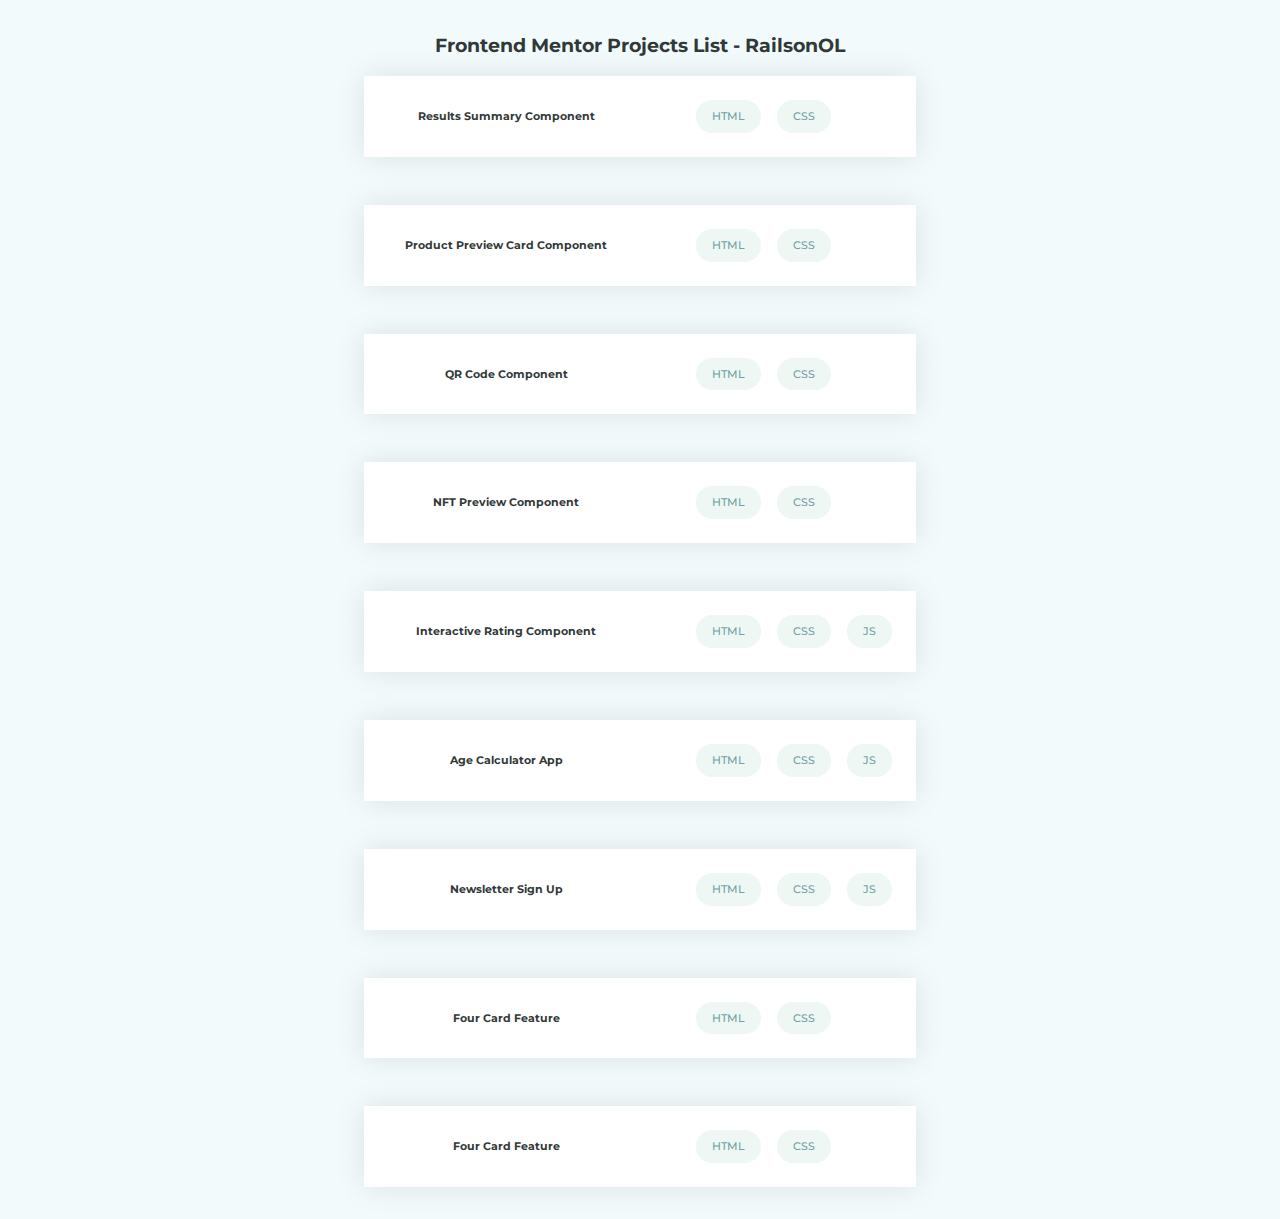
<file: index.html>
<!DOCTYPE html>
<html lang="en">

<head>
    <meta charset="UTF-8">
    <meta name="viewport" content="width=device-width, initial-scale=1.0">
    <title>Frontend Mentor Projects List</title>
    <link rel="stylesheet" href="style.css">
</head>

<body>
    <main>
        <div class="header">
            <h3>Frontend Mentor Projects List - RailsonOL</h3>
        </div>
        <div class="projects-list" id="placeholder-project">
            <div class="project">
                <div class="project__title">
                    <a href="results-summary-component-main">Results Summary Component</a>
                </div>
                <ul class="project__tecnologies">
                    <li>HTML</li>
                    <li>CSS</li>
                </ul>
            </div>
        </div>

        <div class="projects-list" id="placeholder-project">
            <div class="project">
                <div class="project__title">
                    <a href="product-preview-card-component-main">Product Preview Card Component</a>
                </div>
                <ul class="project__tecnologies">
                    <li>HTML</li>
                    <li>CSS</li>
                </ul>
            </div>
        </div>

        <div class="projects-list" id="placeholder-project">
            <div class="project">
                <div class="project__title">
                    <a href="qr-code-component-main">QR Code Component</a>
                </div>
                <ul class="project__tecnologies">
                    <li>HTML</li>
                    <li>CSS</li>
                </ul>
            </div>
        </div>

        <div class="projects-list" id="placeholder-project">
            <div class="project">
                <div class="project__title">
                    <a href="nft-preview-card-component-main">NFT Preview Component</a>
                </div>
                <ul class="project__tecnologies">
                    <li>HTML</li>
                    <li>CSS</li>
                </ul>
            </div>
        </div>

        <div class="projects-list" id="placeholder-project">
            <div class="project">
                <div class="project__title">
                    <a href="interactive-rating-component-main">Interactive Rating Component</a>
                </div>
                <ul class="project__tecnologies">
                    <li>HTML</li>
                    <li>CSS</li>
                    <li>JS</li>
                </ul>
            </div>
        </div>

        <div class="projects-list" id="placeholder-project">
            <div class="project">
                <div class="project__title">
                    <a href="age-calculator-app-main">Age Calculator App</a>
                </div>
                <ul class="project__tecnologies">
                    <li>HTML</li>
                    <li>CSS</li>
                    <li>JS</li>
                </ul>
            </div>
        </div>

        <div class="projects-list" id="placeholder-project">
            <div class="project">
                <div class="project__title">
                    <a href="newsletter-sign-up-with-success-message-main">Newsletter Sign Up</a>
                </div>
                <ul class="project__tecnologies">
                    <li>HTML</li>
                    <li>CSS</li>
                    <li>JS</li>
                </ul>
            </div>
        </div>

        <div class="projects-list" id="placeholder-project">
            <div class="project">
                <div class="project__title">
                    <a href="four-card-feature-section-master">Four Card Feature</a>
                </div>
                <ul class="project__tecnologies">
                    <li>HTML</li>
                    <li>CSS</li>
                </ul>
            </div>
        </div>

        <div class="projects-list" id="placeholder-project">
            <div class="project">
                <div class="project__title">
                    <a href="profile-card-component-main">Four Card Feature</a>
                </div>
                <ul class="project__tecnologies">
                    <li>HTML</li>
                    <li>CSS</li>
                </ul>
            </div>
        </div>
    </main>
</body>

</html>
</file>
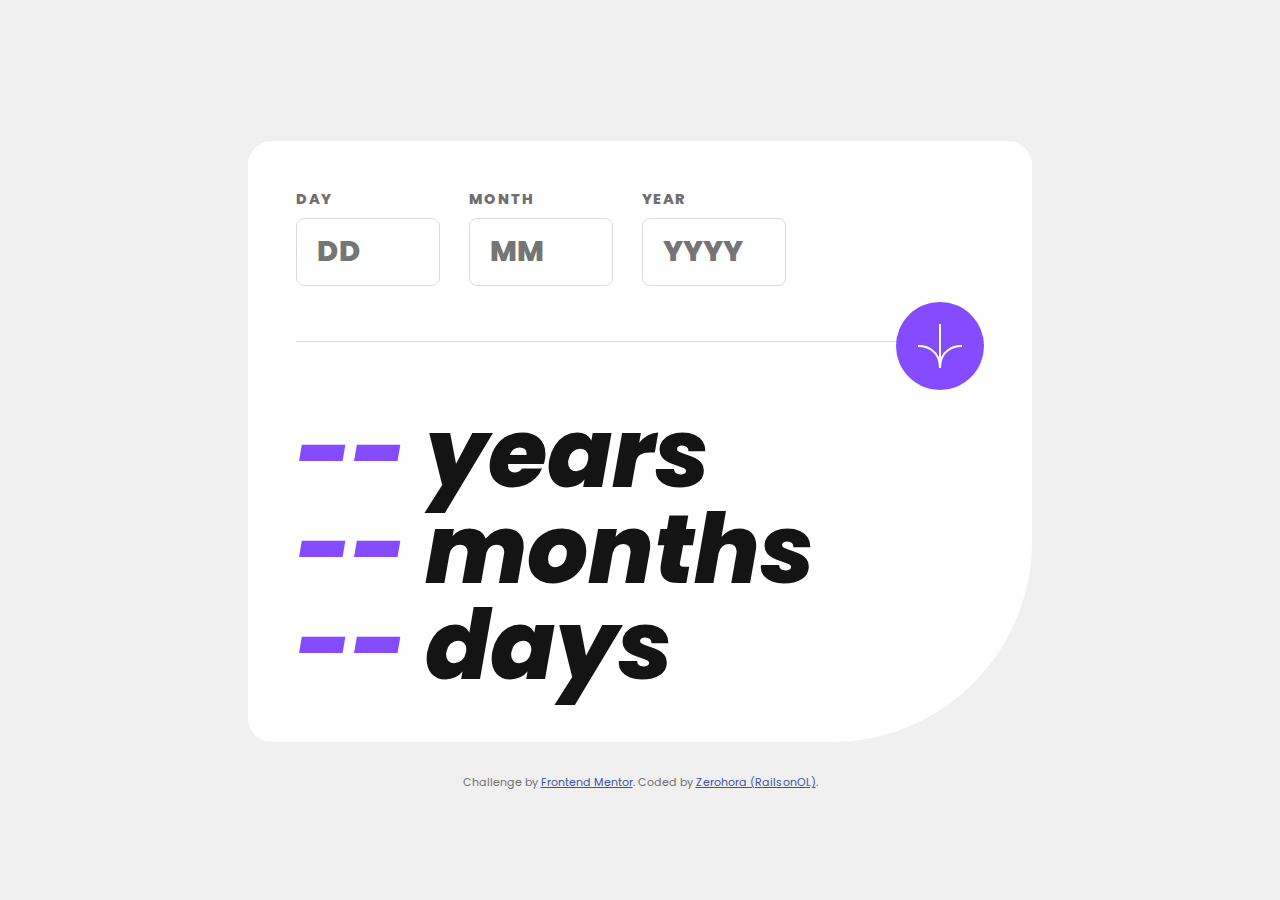
<file: age-calculator-app-main/index.html>
<!DOCTYPE html>
<html lang="en">

<head>
  <meta charset="UTF-8">
  <meta name="viewport" content="width=device-width, initial-scale=1.0">
  <!-- displays site properly based on user's device -->

  <link rel="icon" type="image/png" sizes="32x32" href="./assets/images/favicon-32x32.png">
  <link rel="stylesheet" href="style.css">
  <title>Frontend Mentor | Age calculator app</title>

  <!-- Feel free to remove these styles or customise in your own stylesheet 👍 -->
  <style>
    .attribution {
      font-size: 11px;
      text-align: center;
    }

    .attribution a {
      color: hsl(228, 45%, 44%);
    }
  </style>
</head>

<body>
  <main>
    <div class="age-calculatorapp">
      <div class="date-form" >
        <div class="date-form__day">
          <label for="day">Day</label>
          <input type="text" maxlength="2" data-id="1" placeholder="DD" />
          <label class="label-error" for="day"></label>
        </div>
        
        <div class="date-form__month">
          <label for="month">Month</label>
          <input type="text" maxlength="2" data-id="2" placeholder="MM" />
          <label class="label-error" for="month"></label>
        </div>
        
        <div class="date-form__year">
          <label for="year">Year</label>
          <input type="text" maxlength="4" data-id="3" placeholder="YYYY" />
          <label class="label-error" for="year"></label>
        </div>
      </div>

      <div class="submit-container">
        <div class="horizontal-line"></div>

        <div class="submit-button">
          <img src="assets/images/icon-arrow.svg" alt="arrow-icon">
        </div>
      </div>

      <div class="results">
        <div class="results__years">
          <span class="years-placeholder">--</span> years
        </div>
        <div class="results__months">
          <span class="months-placeholder">--</span> months
        </div>
        <div class="results__days">
          <span class="days-placeholder">--</span> days
        </div>
      </div>

    </div>

    <div class="attribution">
      Challenge by <a href="https://www.frontendmentor.io?ref=challenge" target="_blank">Frontend Mentor</a>.
      Coded by <a href="https://github.com/RailsonOL?tab=repositories">Zerohora (RailsonOL)</a>.
    </div>
  </main>

  <script src="script.js"></script>
</body>

</html>
</file>
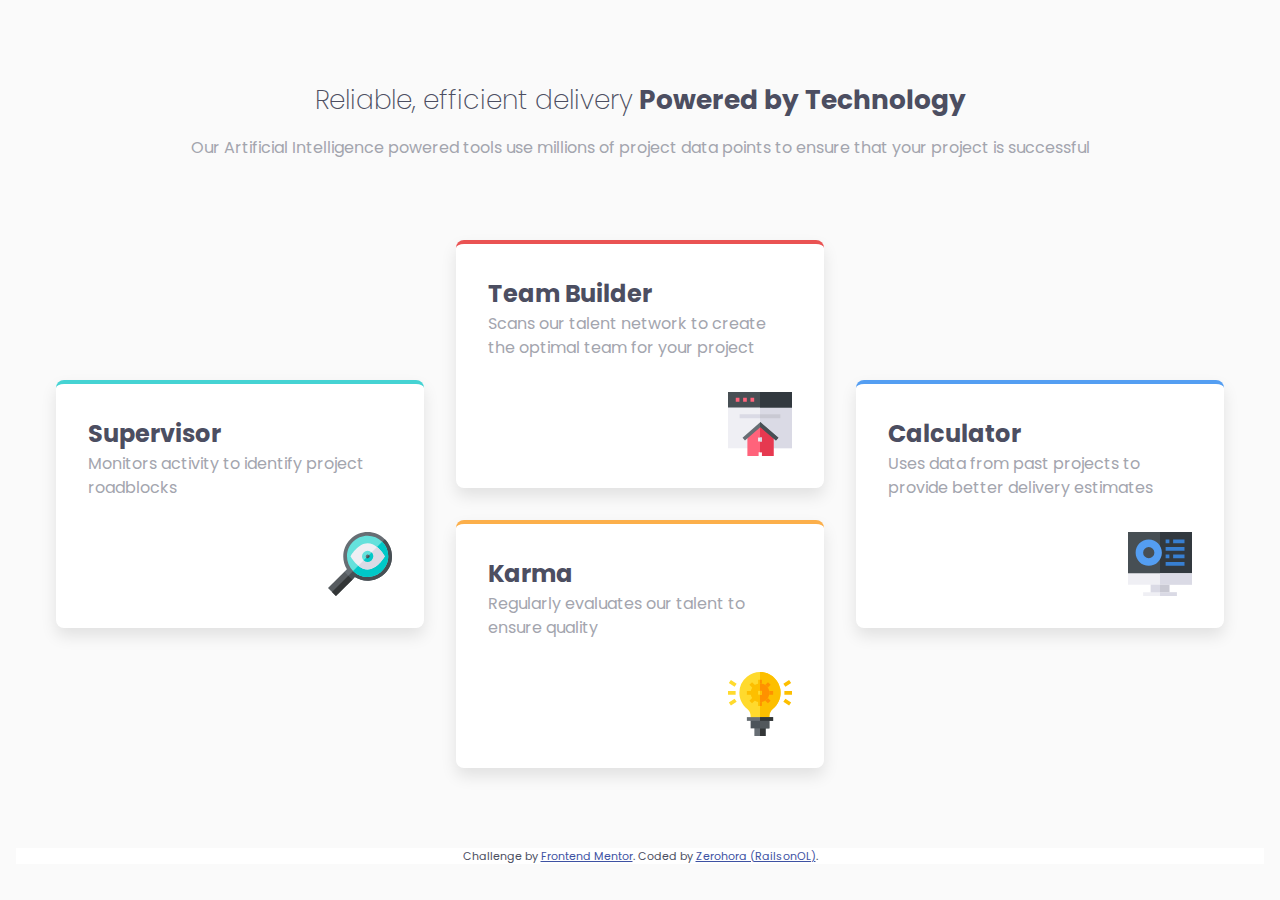
<file: four-card-feature-section-master/index.html>
<!DOCTYPE html>
<html lang="en">

<head>
  <meta charset="UTF-8">
  <meta name="viewport" content="width=device-width, initial-scale=1.0">
  <!-- displays site properly based on user's device -->

  <link rel="icon" type="image/png" sizes="32x32" href="./images/favicon-32x32.png">
  <link rel="stylesheet" href="style.css">

  <title>Frontend Mentor | Four card feature section</title>

  <!-- Feel free to remove these styles or customise in your own stylesheet 👍 -->
  <style>
    .attribution {
      font-size: 11px;
      text-align: center;
    }

    .attribution a {
      color: hsl(228, 45%, 44%);
    }
  </style>
</head>

<body>

  <header>
    <h1>
      <span>Reliable, efficient delivery</span>
      Powered by Technology
    </h1>
    <p>
      Our Artificial Intelligence powered tools use millions of project data points
      to ensure that your project is successful
    </p>
  </header>

  <main>
    <article class="card" item-color="card-cyan">
      <section class="card-info">
        <h2>Supervisor</h2>
        <p>Monitors activity to identify project roadblocks</p>
      </section>
      <div class="card-icon">
        <img src="images/icon-supervisor.svg" alt="Icon Supervisor">
      </div>
    </article>

    <article class="card" item-color="card-red">
      <section class="card-info">
        <h2>Team Builder</h2>
        <p>Scans our talent network to create the optimal team for your project</p>
      </section>
      <div class="card-icon">
        <img src="images/icon-team-builder.svg" alt="Icon Team Builder">
      </div>
    </article>

    <article class="card" item-color="card-orange">
      <section class="card-info">
        <h2>Karma</h2>
        <p>Regularly evaluates our talent to ensure quality</p>
      </section>
      <div class="card-icon">
        <img src="images/icon-karma.svg" alt="Icon Karma">
      </div>
    </article>

    <article class="card" item-color="card-blue">
      <section class="card-info">
        <h2>Calculator</h2>
        <p>Uses data from past projects to provide better delivery estimates</p>
      </section>
      <div class="card-icon">
        <img src="images/icon-calculator.svg" alt="Icon Calculator">
      </div>
    </article>
  </main>

  <footer>
    <p class="attribution">
      Challenge by <a href="https://www.frontendmentor.io?ref=challenge" target="_blank">Frontend Mentor</a>.
      Coded by <a href="https://github.com/RailsonOL?tab=repositories">Zerohora (RailsonOL)</a>.
    </p>
  </footer>
</body>

</html>
</file>
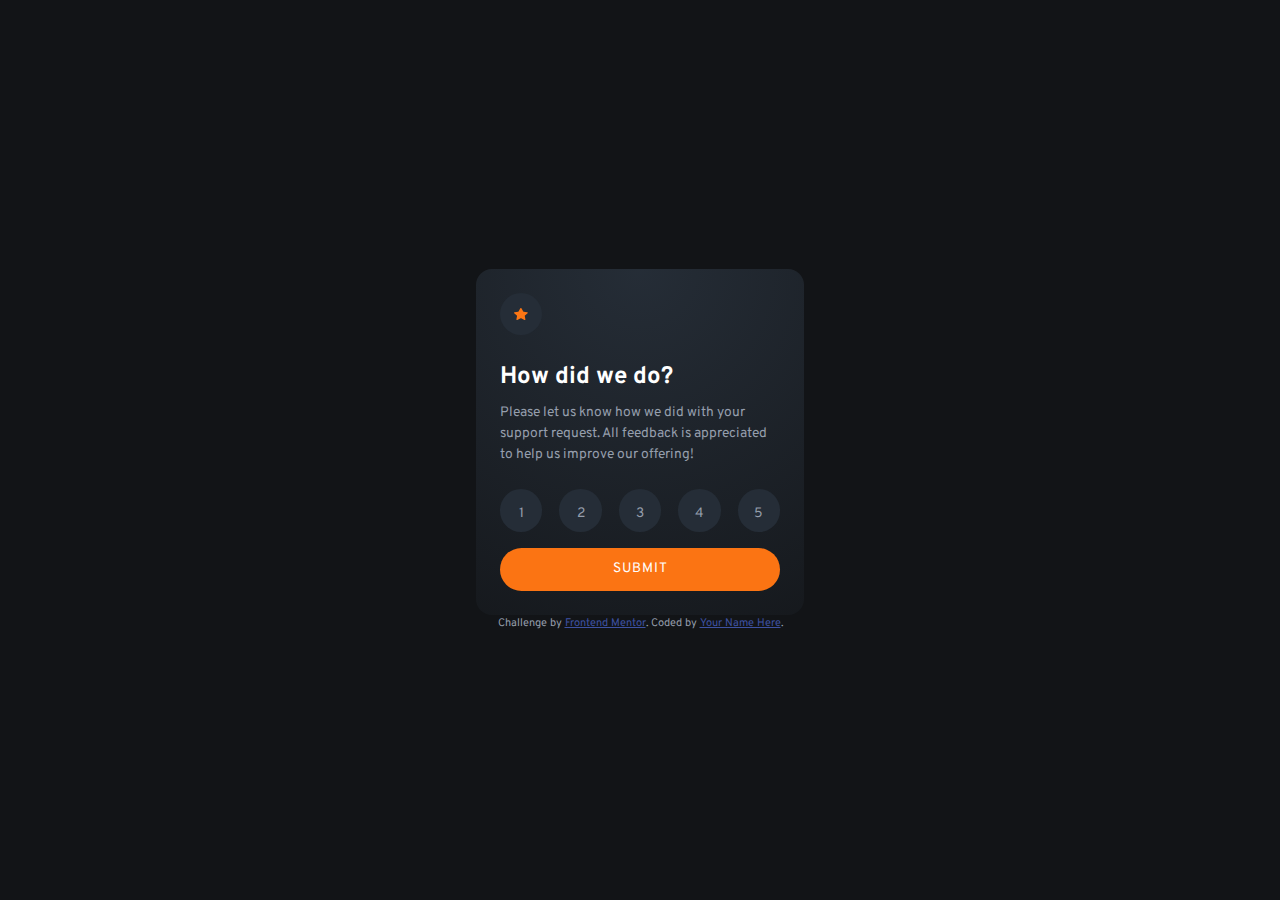
<file: interactive-rating-component-main/index.html>
<!DOCTYPE html>
<html lang="en">
<head>
  <meta charset="UTF-8">
  <meta name="viewport" content="width=device-width, initial-scale=1.0"> <!-- displays site properly based on user's device -->

  <link rel="icon" type="image/png" sizes="32x32" href="./images/favicon-32x32.png">
  <link rel="stylesheet" href="style.css">
  
  <title>Frontend Mentor | Interactive rating component</title>

  <!-- Feel free to remove these styles or customise in your own stylesheet 👍 -->
  <style>
    .attribution { font-size: 11px; text-align: center; }
    .attribution a { color: hsl(228, 45%, 44%); }
  </style>
</head>
<body>
<main>

    <div class="container">
      <div class="rating-component">
        <div class="star-icon-flex">
          <div class="star-icon">
            <img src="images/icon-star.svg" alt="star icon">
          </div>
        </div>

        <div class="info">
          <h1>How did we do?</h1>
          <p>
            Please let us know how we did with your support request. All feedback is appreciated
            to help us improve our offering!
          </p>
        </div>

        <div class="rating-form">
          <div class="rating-options-flex">
            <span class="rating-number" data-value="1">1</span>
            <span class="rating-number" data-value="2">2</span>
            <span class="rating-number" data-value="3">3</span>
            <span class="rating-number" data-value="4">4</span>
            <span class="rating-number" data-value="5">5</span>
          </div>
          <div class="custom-submit">
            <input type="button" value="Submit">
          </div>
        </div>
      </div>
      
      <div class="thank-you-component">
        You selected <!-- Add rating here --> out of 5
        Thank you!
        We appreciate you taking the time to give a rating. If you ever need more support,
        don’t hesitate to get in touch!
      </div>
    </div>

    <div class="attribution">
      Challenge by <a href="https://www.frontendmentor.io?ref=challenge" target="_blank">Frontend Mentor</a>.
      Coded by <a href="#">Your Name Here</a>.
    </div>
</main>

<script src="script.js"></script>
</body>
</html>
</file>
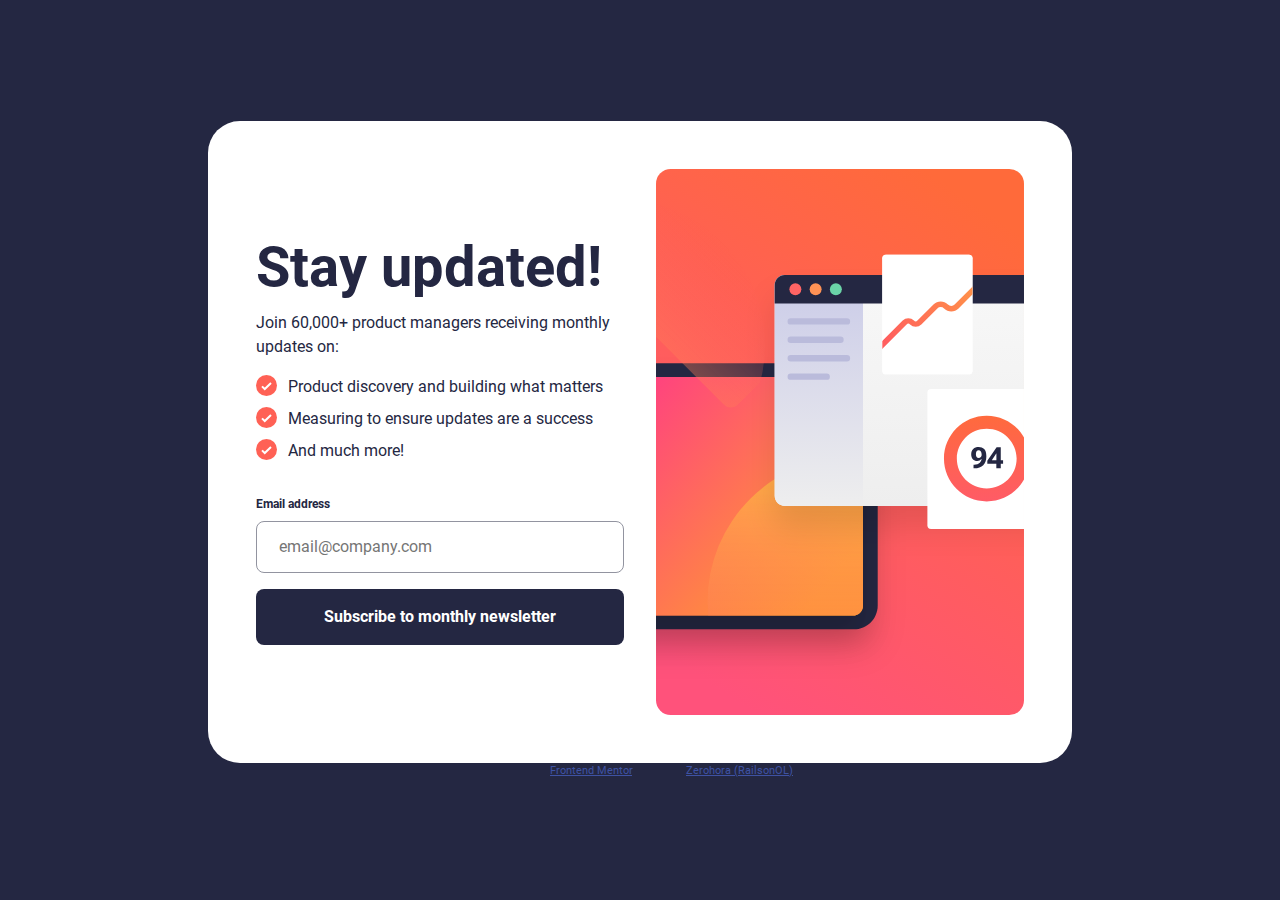
<file: newsletter-sign-up-with-success-message-main/index.html>
<!DOCTYPE html>
<html lang="en">

<head>
  <meta charset="UTF-8">
  <meta name="viewport" content="width=device-width, initial-scale=1.0">
  <!-- displays site properly based on user's device -->

  <link rel="icon" type="image/png" sizes="32x32" href="./assets/images/favicon-32x32.png">
  <link rel="stylesheet" href="style.css">

  <title>Frontend Mentor | Newsletter sign-up form with success message</title>

  <!-- Feel free to remove these styles or customise in your own stylesheet 👍 -->
  <style>
    .attribution {
      font-size: 11px;
      text-align: center;
    }

    .attribution a {
      color: hsl(228, 45%, 44%);
    }
  </style>
</head>

<body>

  <main>
    <div class="newsletter-component">
      <div class="subscribe-container">
        <picture class="subscribe__image">
          <source media="(min-width: 600px)" srcset="assets/images/illustration-sign-up-desktop.svg">
          <img src="assets/images/illustration-sign-up-mobile.svg" alt="Preview">
        </picture>

        <div class="subscribe__info">
          <section class="information">
            <h1>Stay updated!</h1>
            <p>Join 60,000+ product managers receiving monthly updates on:</p>
            <ul class="benefits-list">
              <li>Product discovery and building what matters</li>
              <li>Measuring to ensure updates are a success</li>
              <li>And much more!</li>
            </ul>
          </section>
          <div class="signup-form">
            <div class="email-input-container">
              <div class="flex-group">
                <label for="email">Email address</label>
                <label class="error" for="email-error"></label>
              </div>
              <input type="text" for="email" placeholder="email@company.com"></input>
            </div>
            <button id="subscribe">Subscribe to monthly newsletter</button>
          </div>
        </div>
      </div>

      <div class="tnks-msg-container hidden">
        <div class="res">
          <div class="tnks-header">
            <img src="assets/images/icon-success.svg" class="success-icon" alt="success">
            <h1>Thanks for subscribing!</h1>
          </div>
          <p>
            A confirmation email has been sent to <strong id="emailToShow">ash@loremcompany.com</strong>.
            Please open it and click the button inside to confirm your subscription.
          </p>
        </div>

        <button class="dimiss-btn">Dismiss message</button>
      </div>
    </div>

    <div class="attribution">
      Challenge by <a href="https://www.frontendmentor.io?ref=challenge" target="_blank">Frontend Mentor</a>.
      Coded by <a href="https://github.com/RailsonOL?tab=repositories">Zerohora (RailsonOL)</a>.
    </div>
  </main>

  <script src="script.js"></script>
</body>

</html>
</file>
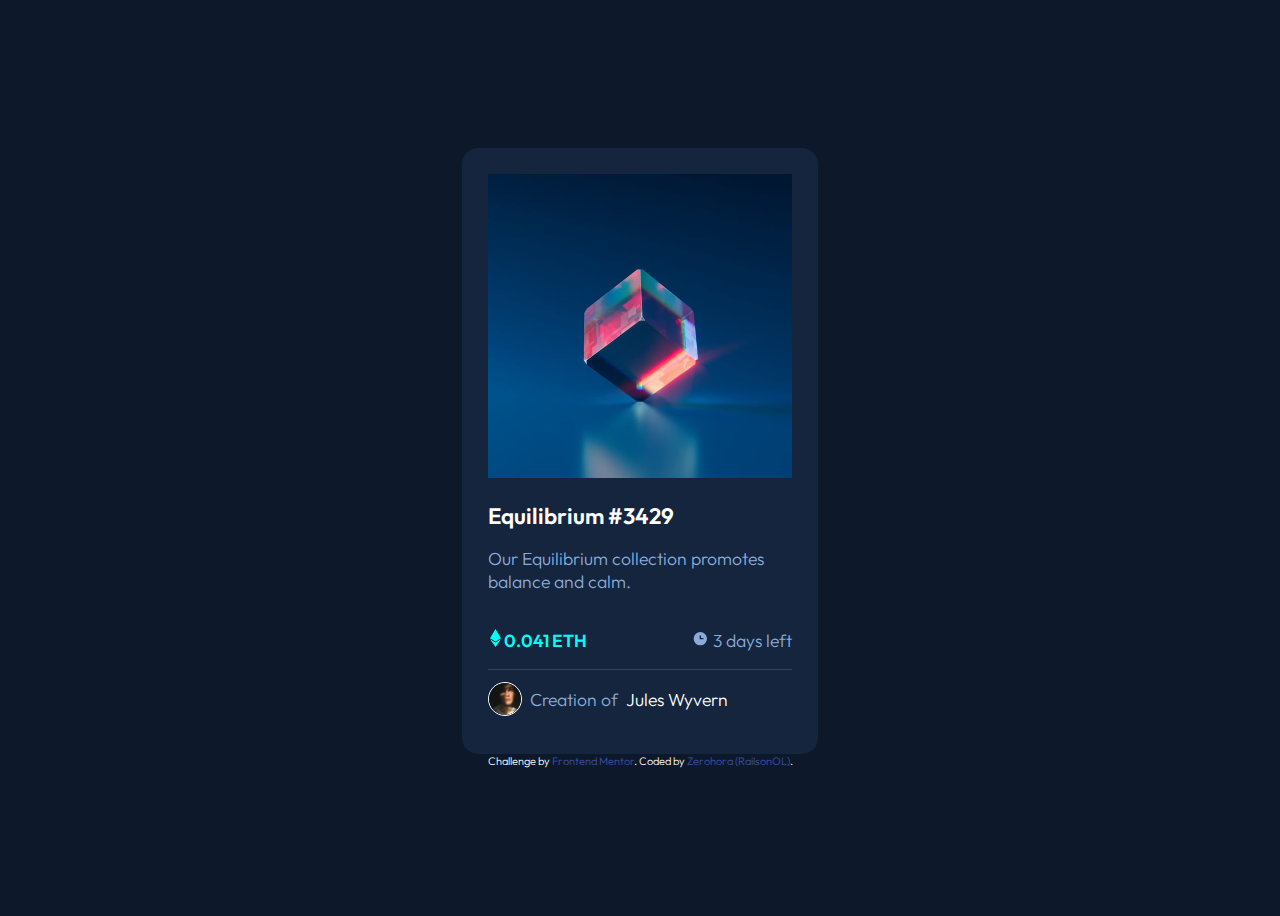
<file: nft-preview-card-component-main/index.html>
<!DOCTYPE html>
<html lang="en">

<head>
  <meta charset="UTF-8">
  <meta name="viewport" content="width=device-width, initial-scale=1.0">
  <!-- displays site properly based on user's device -->

  <link rel="icon" type="image/png" sizes="32x32" href="./images/favicon-32x32.png">

  <title>Frontend Mentor | NFT preview card component</title>
  <link rel="stylesheet" href="style.css">

  <!-- Feel free to remove these styles or customise in your own stylesheet 👍 -->
  <style>
    .attribution {
      font-size: 11px;
      text-align: center;
    }

    .attribution a {
      color: hsl(228, 45%, 44%);
    }
  </style>
</head>

<body>

  <main>
    <div class="nft-card-component">
      <div class="main-picture">
        <img src="images/image-equilibrium.jpg" class="main" alt="image">
        <div>
          <img src="images/icon-view.svg" class="view-icon" alt="icon-view">
        </div>
      </div>

      <div class="info">
        <a href="#">
          <h1>
            Equilibrium #3429
          </h1>
        </a>
        <p>Our Equilibrium collection promotes balance and calm.</p>
        <div class="flex-group">
          <span> <img src="images/icon-ethereum.svg" class="svg-icon" alt="eth-icon"> 0.041 ETH</span>
          <p><img src="images/icon-clock.svg" class="svg-icon" alt="clock-icon"> 3 days left </p>
        </div>

        <div class="creator">
          <img src="images/image-avatar.png" alt="Avatar">
          <p>Creation of <a href="#">Jules Wyvern</a></p>
        </div>
      </div>
    </div>

    <div class="attribution">
      Challenge by <a href="https://www.frontendmentor.io?ref=challenge" target="_blank">Frontend Mentor</a>. 
      Coded by <a href="https://github.com/RailsonOL?tab=repositories">Zerohora (RailsonOL)</a>.
    </div>
  </main>
</body>

</html>
</file>
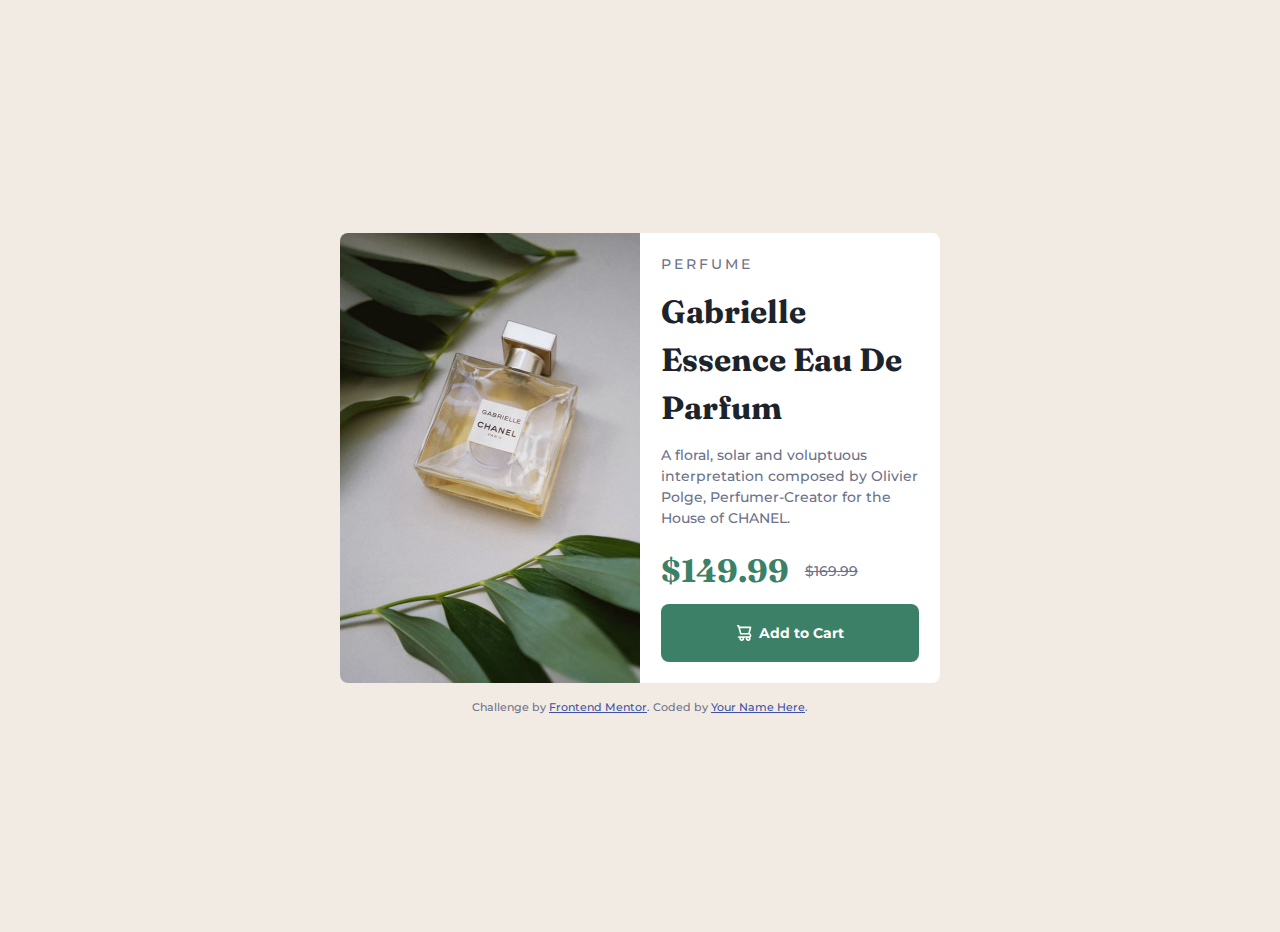
<file: product-preview-card-component-main/index.html>
<!DOCTYPE html>
<html lang="en">
<head>
  <meta charset="UTF-8">
  <meta name="viewport" content="width=device-width, initial-scale=1.0"> <!-- displays site properly based on user's device -->

  <link rel="icon" type="image/png" sizes="32x32" href="./images/favicon-32x32.png">
  
  <title>Frontend Mentor | Product preview card component</title>

  <link rel="stylesheet" href="style.css">

  <!-- Feel free to remove these styles or customise in your own stylesheet 👍 -->
  <style>
    .attribution { font-size: 11px; text-align: center; }
    .attribution a { color: hsl(228, 45%, 44%); }
  </style>
</head>
<body>
  <main>
    <article class="preview-card">
      <picture>
        <source media="(min-width: 600px)" srcset="./images/image-product-desktop.jpg">
        <img src="./images/image-product-mobile.jpg" alt="Preview">
      </picture>
    
      <div class="product-info">
        <p class="product-type">
          Perfume
        </p>
        <h1>Gabrielle Essence Eau De Parfum</h1>
    
        <p>
          A floral, solar and voluptuous interpretation composed by Olivier Polge, 
        Perfumer-Creator for the House of CHANEL.
        </p>
      
        <div class="flex-group">
          <p class="current-price">
            $149.99
          </p>
          <p class="old-price">
            $169.99
          </p>
        </div>
      
        <button>
        <svg class="svg-icon" width="15" height="16" xmlns="http://www.w3.org/2000/svg"><path d="M14.383 10.388a2.397 2.397 0 0 0-1.518-2.222l1.494-5.593a.8.8 0 0 0-.144-.695.8.8 0 0 0-.631-.28H2.637L2.373.591A.8.8 0 0 0 1.598 0H0v1.598h.983l1.982 7.4a.8.8 0 0 0 .799.59h8.222a.8.8 0 0 1 0 1.599H1.598a.8.8 0 1 0 0 1.598h.943a2.397 2.397 0 1 0 4.507 0h1.885a2.397 2.397 0 1 0 4.331-.376 2.397 2.397 0 0 0 1.12-2.021ZM11.26 7.99H4.395L3.068 3.196h9.477L11.26 7.991Zm-6.465 6.392a.8.8 0 1 1 0-1.598.8.8 0 0 1 0 1.598Zm6.393 0a.8.8 0 1 1 0-1.598.8.8 0 0 1 0 1.598Z" fill="#FFF"/></svg>
        Add to Cart
        </button>
      </div>
    </article>
  </main>  
  <div class="attribution">
    Challenge by <a href="https://www.frontendmentor.io?ref=challenge" target="_blank">Frontend Mentor</a>. 
    Coded by <a href="#">Your Name Here</a>.
  </div>
</body>
</html>
</file>
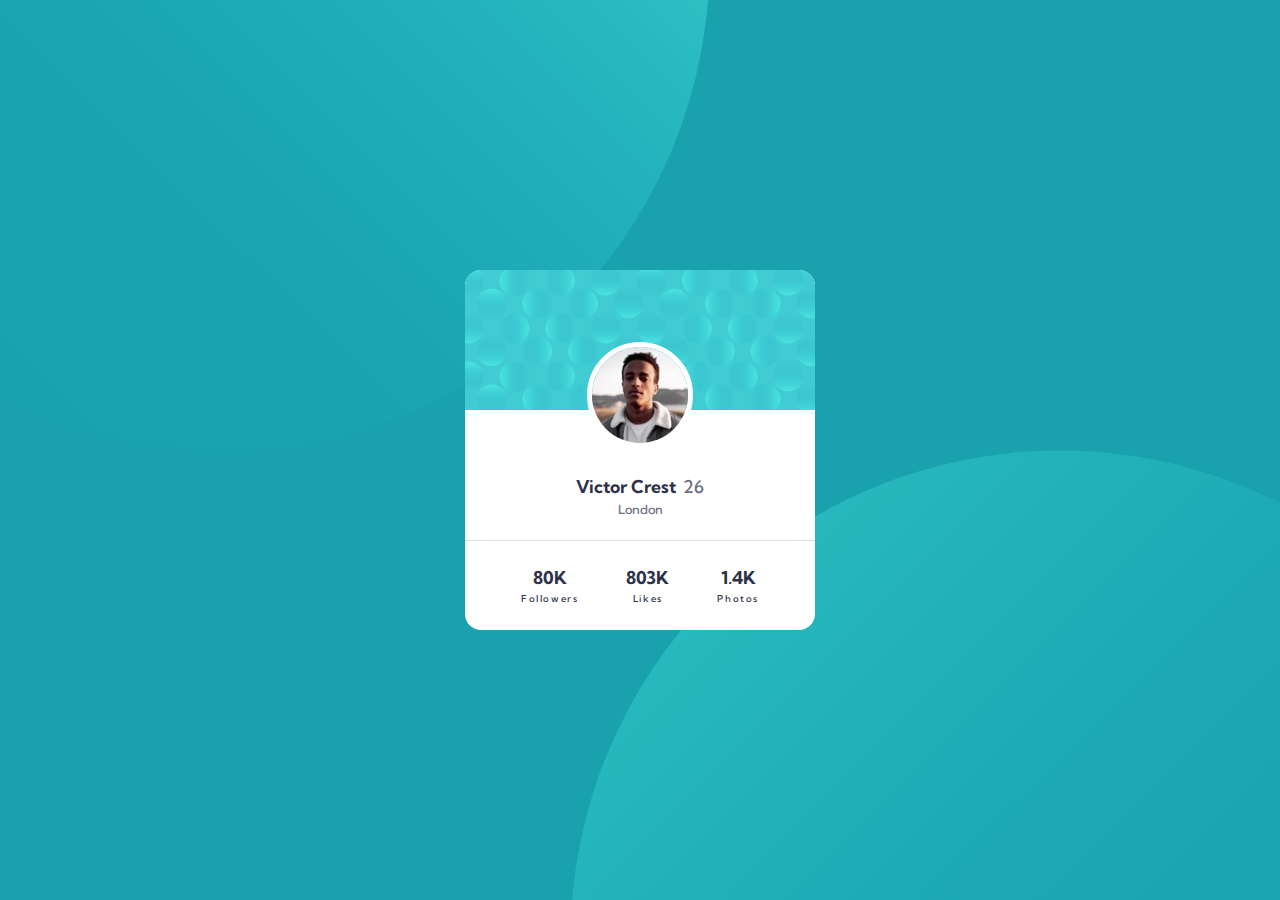
<file: profile-card-component-main/index.html>
<!DOCTYPE html>
<html lang="en">

<head>
  <meta charset="UTF-8">
  <meta name="viewport" content="width=device-width, initial-scale=1.0">
  <!-- displays site properly based on user's device -->

  <link rel="icon" type="image/png" sizes="32x32" href="./images/favicon-32x32.png">

  <title>Frontend Mentor | Profile card component</title>

  <!-- Feel free to remove these styles or customise in your own stylesheet 👍 -->
  <style>
    .attribution {
      font-size: 11px;
      text-align: center;
    }

    .attribution a {
      color: hsl(228, 45%, 44%);
    }
  </style>
  <link rel="stylesheet" href="style.css">
</head>

<body>
  <main>
    <article class="card">
      <h1></h1>
      <div class="img-absolute-top"></div>
      <div class="img-absolute-bottom"></div>
      <div class="card-profile">
        <img src="images/bg-pattern-card.svg" alt="Pattern Card">
        <img src="images/image-victor.jpg" alt="Victor" class="profile-picture">
        <div class="profile-info">
          <div class="profile-name">
            <span>Victor Crest</span>
            <p>26</p>
          </div>
          <p class="profile-info-city">London</p>
        </div>
      </div>

      <div class="divide"></div>

      <div class="flex-group">
        <div>
          <span>80K</span>
          <p class="profile-social-info">Followers</p>
        </div>
        <div>
          <span>803K</span>
          <p class="profile-social-info">Likes</p>
        </div>
        <div>
          <span>1.4K</span>
          <p class="profile-social-info">Photos</p>
        </div>
      </div>
    </article>
  </main>
  <!-- <div class="attribution">
    Challenge by <a href="https://www.frontendmentor.io?ref=challenge" target="_blank">Frontend Mentor</a>.
    Coded by <a href="#">Your Name Here</a>.
  </div> -->
</body>

</html>
</file>
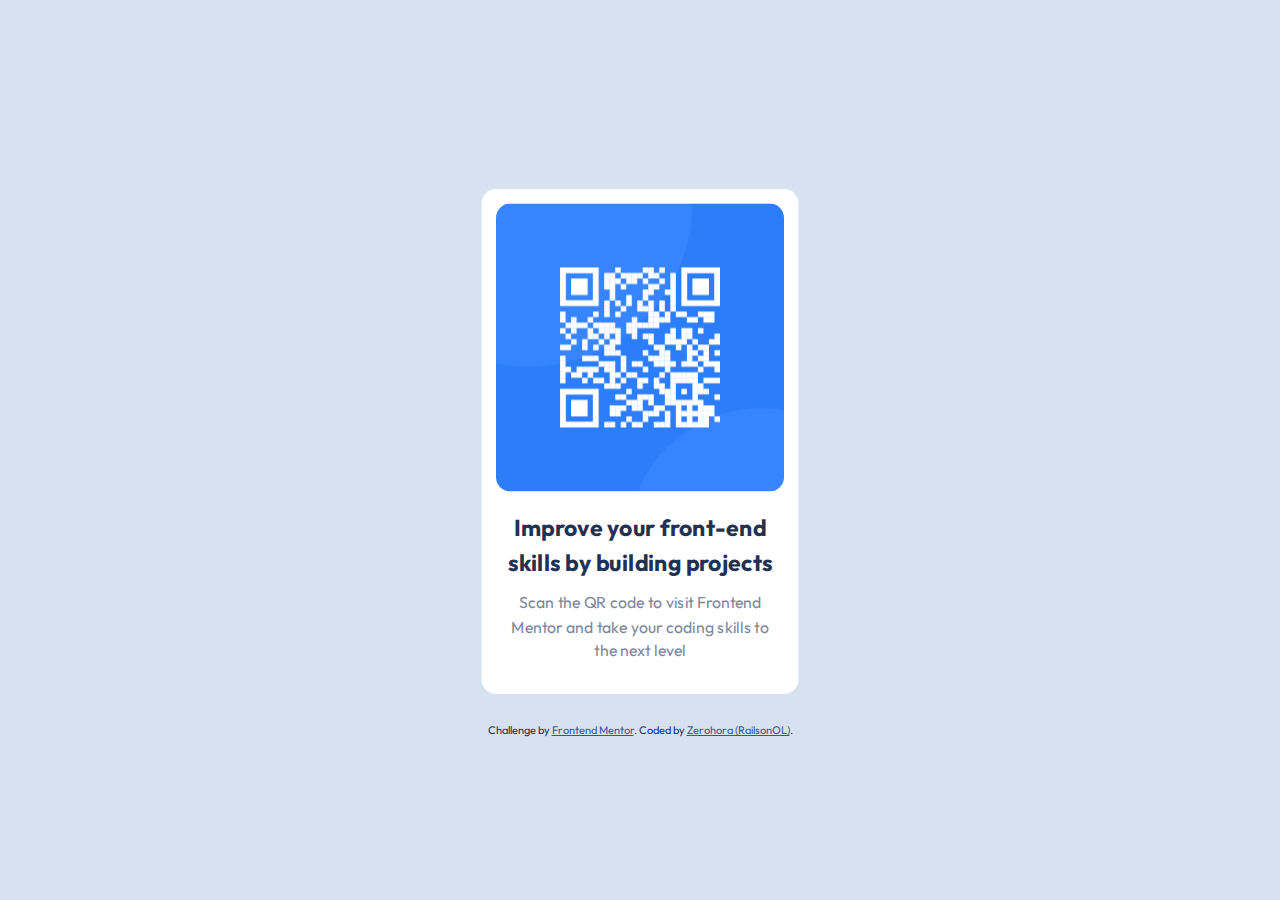
<file: qr-code-component-main/index.html>
<!DOCTYPE html>
<html lang="en">
<head>
  <meta charset="UTF-8">
  <meta name="viewport" content="width=device-width, initial-scale=1.0"> <!-- displays site properly based on user's device -->

  <link rel="icon" type="image/png" sizes="32x32" href="./images/favicon-32x32.png">
  <link rel="stylesheet" href="style.css">
  
  <title>Frontend Mentor | QR code component</title>

  <!-- Feel free to remove these styles or customise in your own stylesheet 👍 -->
  <style>
    .attribution { font-size: 11px; text-align: center; }
    .attribution a { color: hsl(228, 45%, 44%); }
  </style>
</head>
<body>
  <main>
    <div class="qrcode-container">
      <picture>
        <img src="images/image-qr-code.png" alt="QR Code image">
      </picture>
      <div class="qrcode-tips">
        <h1>Improve your front-end skills by building projects</h1>

        <p>Scan the QR code to visit Frontend Mentor and take your coding skills to the next level<p>   
      </div> 
    </div>
  <div class="attribution">
    Challenge by <a href="https://www.frontendmentor.io?ref=challenge" target="_blank">Frontend Mentor</a>. 
    Coded by <a href="https://github.com/RailsonOL">Zerohora (RailsonOL)</a>.
  </div>
  </main>
</body>
</html>
</file>
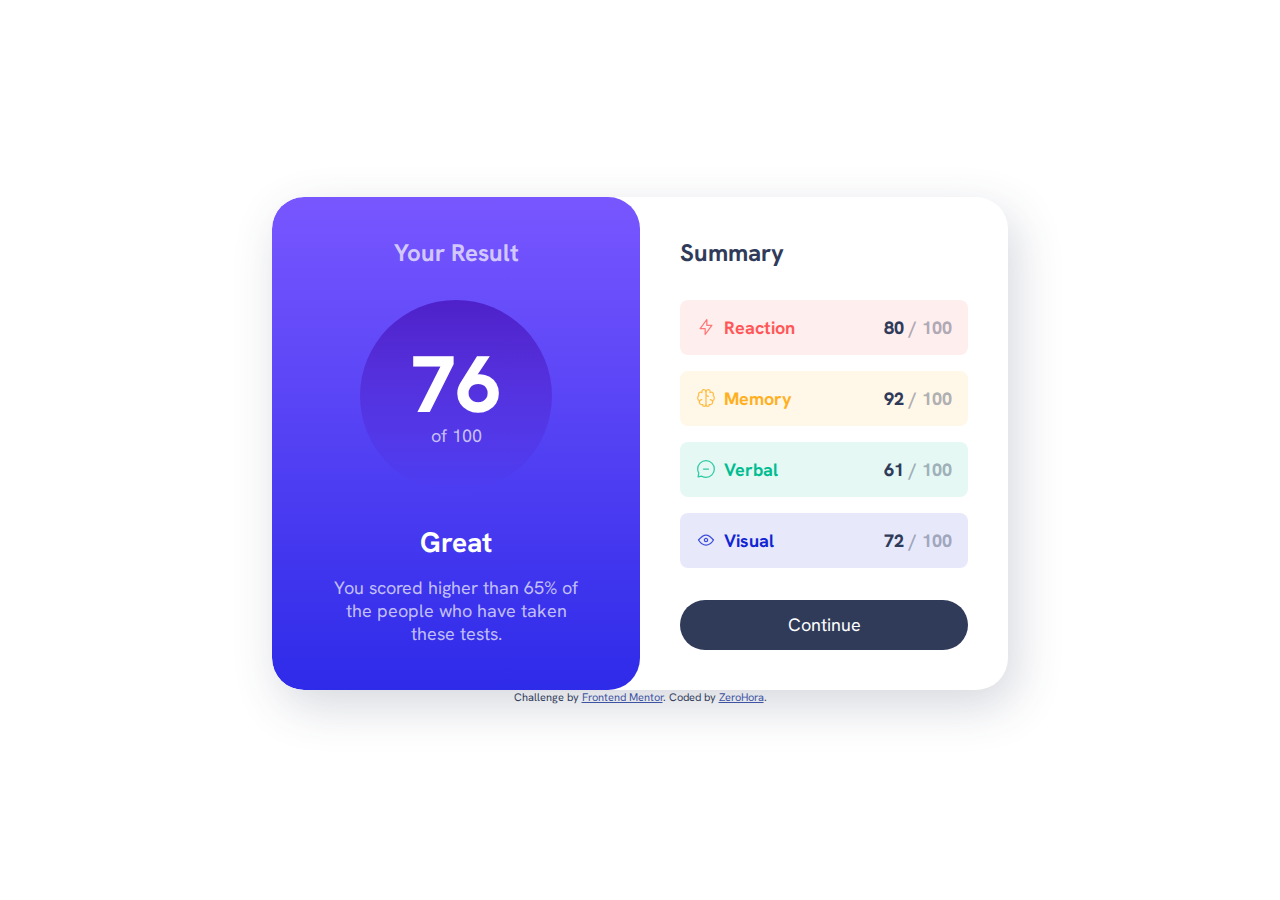
<file: results-summary-component-main/index.html>
<!DOCTYPE html>
<html lang="en">
  <head>
    <meta charset="UTF-8" />
    <meta name="viewport" content="width=device-width, initial-scale=1.0" />
    <!-- displays site properly based on user's device -->

    <link
      rel="icon"
      type="image/png"
      sizes="32x32"
      href="./assets/images/favicon-32x32.png"
    />

    <title>Frontend Mentor | Results summary component</title>

    <link rel="stylesheet" href="style.css" />

    <!-- Feel free to remove these styles or customise in your own stylesheet 👍 -->
    <style>
      .attribution {
        font-size: 11px;
        text-align: center;
      }

      .attribution a {
        color: hsl(228, 45%, 44%);
      }
    </style>
  </head>

  <body>
    <main>
      <div class="result-summary">
        <div class="results grid-flow" data-spacing="large">
          <h1 class="section-title">Your Result</h1>
          <p class="result-score"><span>76</span> of 100</p>

          <div class="grid-flow">
            <p class="result-rank">Great</p>
            <p>
              You scored higher than 65% of the people who have taken these
              tests.
            </p>
          </div>
        </div>

        <div class="summary grid-flow" data-spacing="large">
          <h2 class="section-title">Summary</h2>

          <div class="grid-flow">
            <div class="summary-item" data-item-type="accent-1">
              <div class="flex-group">
                <svg
                  class="summary-icon"
                  xmlns="http://www.w3.org/2000/svg"
                  width="20"
                  height="20"
                  fill="none"
                  viewBox="0 0 20 20"
                >
                  <path
                    stroke-linecap="round"
                    stroke-linejoin="round"
                    stroke-width="1.25"
                    d="M10.833 8.333V2.5l-6.666 9.167h5V17.5l6.666-9.167h-5Z"
                  />
                </svg>
                <h3 class="summary-item-title">Reaction</h3>
              </div>
              <p class="summary-score"><span>80</span> / 100</p>
            </div>
            <div class="summary-item" data-item-type="accent-2">
              <div class="flex-group">
                <svg
                  class="summary-icon"
                  xmlns="http://www.w3.org/2000/svg"
                  width="20"
                  height="20"
                  fill="none"
                  viewBox="0 0 20 20"
                >
                  <path
                    stroke-linecap="round"
                    stroke-linejoin="round"
                    stroke-width="1.25"
                    d="M5.833 11.667a2.5 2.5 0 1 0 .834 4.858"
                  />
                  <path
                    stroke-linecap="round"
                    stroke-linejoin="round"
                    stroke-width="1.25"
                    d="M3.553 13.004a3.333 3.333 0 0 1-.728-5.53m.025-.067a2.083 2.083 0 0 1 2.983-2.824m.199.054A2.083 2.083 0 1 1 10 3.75v12.917a1.667 1.667 0 0 1-3.333 0M10 5.833a2.5 2.5 0 0 0 2.5 2.5m1.667 3.334a2.5 2.5 0 1 1-.834 4.858"
                  />
                  <path
                    stroke-linecap="round"
                    stroke-linejoin="round"
                    stroke-width="1.25"
                    d="M16.447 13.004a3.334 3.334 0 0 0 .728-5.53m-.025-.067a2.083 2.083 0 0 0-2.983-2.824M10 3.75a2.085 2.085 0 0 1 2.538-2.033 2.084 2.084 0 0 1 1.43 2.92m-.635 12.03a1.667 1.667 0 0 1-3.333 0"
                  />
                </svg>
                <h3 class="summary-item-title">Memory</h3>
              </div>
              <p class="summary-score"><span>92</span> / 100</p>
            </div>
            <div class="summary-item" data-item-type="accent-3">
              <div class="flex-group">
                <svg
                  class="summary-icon"
                  xmlns="http://www.w3.org/2000/svg"
                  width="20"
                  height="20"
                  fill="none"
                  viewBox="0 0 20 20"
                >
                  <path
                    stroke-linecap="round"
                    stroke-linejoin="round"
                    stroke-width="1.25"
                    d="M7.5 10h5M10 18.333A8.333 8.333 0 1 0 1.667 10c0 1.518.406 2.942 1.115 4.167l-.699 3.75 3.75-.699A8.295 8.295 0 0 0 10 18.333Z"
                  />
                </svg>
                <h3 class="summary-item-title">Verbal</h3>
              </div>
              <p class="summary-score"><span>61</span> / 100</p>
            </div>
            <div class="summary-item" data-item-type="accent-4">
              <div class="flex-group">
                <svg
                  class="summary-icon"
                  xmlns="http://www.w3.org/2000/svg"
                  width="20"
                  height="20"
                  fill="none"
                  viewBox="0 0 20 20"
                >
                  <path
                    stroke-linecap="round"
                    stroke-linejoin="round"
                    stroke-width="1.25"
                    d="M10 11.667a1.667 1.667 0 1 0 0-3.334 1.667 1.667 0 0 0 0 3.334Z"
                  />
                  <path
                    stroke-linecap="round"
                    stroke-linejoin="round"
                    stroke-width="1.25"
                    d="M17.5 10c-1.574 2.492-4.402 5-7.5 5s-5.926-2.508-7.5-5C4.416 7.632 6.66 5 10 5s5.584 2.632 7.5 5Z"
                  />
                </svg>
                <h3 class="summary-item-title">Visual</h3>
              </div>
              <p class="summary-score"><span>72</span> / 100</p>
            </div>
          </div>

          <button class="button">Continue</button>
        </div>
      </div>
      <div class="attribution">
        Challenge by
        <a href="https://www.frontendmentor.io?ref=challenge" target="_blank"
          >Frontend Mentor</a
        >. Coded by <a href="#">ZeroHora</a>.
      </div>
    </main>
  </body>
</html>
</file>
<file: style.css>
@import url("https://fonts.googleapis.com/css2?family=Montserrat:wght@500;700&display=swap");

:root{
    --clr-background: #F2FAFB;
    --clr-primary: #6FA2A3;
    --clr-secundary: #EFF7F5;
    --clr-font: #313838;

    --font-family-default: "Montserrat", sans-serif;

    --fw-regular: 500;
    --fw-bold: 700;
}

/* https://www.joshwcomeau.com/css/custom-css-reset/ */

/*
  1. Use a more-intuitive box-sizing model.
*/
*,
*::before,
*::after {
    box-sizing: border-box;
}
/*
    2. Remove default margin
  */
* {
    margin: 0;
}
/*
    Typographic tweaks!
    3. Add accessible line-height
    4. Improve text rendering
  */
body {
    line-height: 1.5;
    -webkit-font-smoothing: antialiased;
}
/*
    5. Improve media defaults
  */
img,
picture,
video,
canvas,
svg {
    display: block;
    max-width: 100%;
}
/*
    6. Remove built-in form typography styles
  */
input,
button,
textarea,
select {
    font: inherit;
}
/*
    7. Avoid text overflows
  */
p,
h1,
h2,
h3,
h4,
h5,
h6 {
    overflow-wrap: break-word;
}
/*
    8. Create a root stacking context
  */
#root,
#__next {
    isolation: isolate;
}

body {
    background-color: var(--clr-background);
    font-family: var(--font-family-default);
    font-weight: var(--fw-regular);
    color: var(--clr-font);
    display: grid;
    align-items: center;
    justify-items: center;
    place-content: center;
}

.header{
    display: grid;
    align-items: center;
    justify-items: center;
    place-content: center;
    margin-top: 2rem;
}

.projects-list{
    padding: 1rem;
}

.project{
    display: grid;
    grid-template-columns: 1fr 1fr;
    grid-gap: 2rem;
    margin-bottom: 1rem;
    background-color: white;
    padding: 1.5rem;
    box-shadow: 0px 0px 30px rgba(0,0,0,0.1);
}

.project__title a{
    font-weight: var(--fw-bold);
    color: var(--clr-font);
    text-decoration: none;

    display: flex;
    justify-content: center;
    align-items: center;
    height: 100%;
    font-size: 0.7rem;
    cursor: pointer;
}

.project__title a:hover{
    color: var(--clr-primary);
}

.project__tecnologies{
    display: flex;
    flex-wrap: wrap;
    gap: 1rem;
    font-size: 0.7rem;
}

.project__tecnologies li{
    list-style: none;
    text-decoration: none;
    background-color: var(--clr-secundary);
    padding: 0.5rem 1rem;
    border-radius: 1rem;
    color: var(--clr-primary);
    font-weight: var(--fw-regular);
    text-transform: uppercase;
}

.project__tecnologies li:hover{
    background-color: var(--clr-primary);
    color: white;
}
</file>
<file: age-calculator-app-main/style.css>
@font-face {
    font-family: 'Poppins';
    font-style: italic;
    font-weight: 400;
    font-display: swap;
    src: url(assets/fonts/Poppins-Italic.ttf) format('truetype');
  }
  
  @font-face {
    font-family: 'Poppins';
    font-style: italic;
    font-weight: 700;
    font-display: swap;
    src: url(assets/fonts/Poppins-BoldItalic.ttf) format('truetype');
  }

  @font-face {
    font-family: 'Poppins';
    font-style: italic;
    font-weight: 800;
    font-display: swap;
    src: url(assets/fonts/Poppins-ExtraBoldItalic.ttf) format('truetype');
  }

  @font-face {
    font-family: 'Poppins';
    font-style: normal;
    font-weight: 400;
    font-display: swap;
    src: url(assets/fonts/Poppins-Regular.ttf) format('truetype');
  }

  @font-face {
    font-family: 'Poppins';
    font-style: normal;
    font-weight: 700;
    font-display: swap;
    src: url(assets/fonts/Poppins-Bold.ttf) format('truetype');
  }

  @font-face {
    font-family: 'Poppins';
    font-style: normal;
    font-weight: 700;
    font-display: swap;
    src: url(assets/fonts/Poppins-ExtraBold.ttf) format('truetype');
  } 

/*
  START RESET CSS
*/
*,
*::before,
*::after {
    box-sizing: border-box;
}
* {
    margin: 0;
}
body {
    line-height: 1.5;
    -webkit-font-smoothing: antialiased;
}
img,
picture,
video,
canvas,
svg {
    display: block;
    max-width: 100%;
}
input,
button,
textarea,
select {
    font: inherit;
}

p,
h1,
h2,
h3,
h4,
h5,
h6 {
    overflow-wrap: break-word;
}
#root,
#__next {
    isolation: isolate;
}

/*
  END RESET CSS
*/

:root{
    --color-primary-purple: hsl(259, 100%, 65%);
    --color-primary-lightred: hsl(0, 100%, 67%);
    --color-white: hsl(0, 0%, 100%);
    --color-off-white: hsl(0, 0%, 94%);
    --color-light-grey: hsl(0, 0%, 86%);
    --color-smokey-grey: hsl(0, 1%, 44%);
    --color-off-black: hsl(0, 0%, 8%);

    --font-default: 'Poppins', sans-serif;
    --fw-regular: 400;
    --fw-bold: 700;
    --fw-extra-bold: 800;
}


body{
    display: grid;
    place-items: center;
    justify-content: center;
    align-items: center;
    min-height: 100vh;
    
    font-family: var(--font-default);
    /* font-weight: var(--fw-bold); */
    font-size: 1rem;
    color: var(--color-smokey-grey);

    background-color: var(--color-off-white);
}

main{
    font-size: 100%;
}

.age-calculatorapp{
    display: grid;
    background-color: var(--color-white);
    border-radius: 1.5rem 1.5rem 12.55em 1.5rem;
    padding: 3em;
    gap: 1rem;
    margin: 2em;
    max-width: 52.5rem;
    max-height: 40.8rem;
}

@media screen and (max-width: 850px){
    .age-calculatorapp{
        font-size: 1.8vw;
    }
}

.date-form{
    display: flex;
    gap: 2em;
    width: 50%;
    font-size: 90%;
    font-weight: var(--fw-bold);
}

.date-form__day, 
.date-form__month, 
.date-form__year{
    display: flex;
    flex-direction: column;
    gap: 0.5em;
    letter-spacing: 0.1rem;
    text-transform: uppercase;
}

.date-form__day input, 
.date-form__month input, 
.date-form__year input{
    border-radius: 0.5rem;
    border: 1px solid var(--color-light-grey);
    padding: 0.4em 0.7em;
    width: 5em;
    font-size: 2em;
    cursor: pointer;
}

.date-form__day input:hover, 
.date-form__month input:hover, 
.date-form__year input:hover{
    border-color: var(--color-off-black);
}

.date-form.error{
    color: var(--color-primary-lightred);
    border-color: var(--color-primary-lightred);
}

input.error{
    color: var(--color-primary-lightred);
    border-color: var(--color-primary-lightred);
}

.error{
    color: var(--color-primary-lightred);
    border-color: var(--color-primary-lightred);
}

.label-error{
    font-style: italic;
    font-weight: var(--fw-regular);
    color: var(--color-primary-lightred);
    font-size: 0.85em;
    letter-spacing: 0;
    text-transform: none;
}


.submit-container{
    position: relative;
    display: grid;
    place-items: center;
    margin-top: -1rem;
}

.horizontal-line{
    border-top: 1px solid var(--color-light-grey);
    width: 43em;

    margin: 3em auto;
}

.submit-button{
    position: absolute;
    display: grid;
    place-items: center;
    cursor: pointer;
    padding: 1.3em;
    right: 0em;
    bottom: 0em;

    border-radius: 50%;

    width: 5.5em;
    height: 5.5em;

    background-color: var(--color-primary-purple);
}

.submit-button:hover{
    background-color: var(--color-off-black);
}

.results{
    /* margin-top: 2rem; */
    font-size: 6em;
    line-height: 1;
    font-weight: var(--fw-extra-bold);
    font-style: italic;
    color: var(--color-off-black);
}

.results span{
    color: var(--color-primary-purple);
}

@media screen and (max-width: 700px){
    .age-calculatorapp{
        font-size: 2.6vw;
    }

    .horizontal-line{
        width: 100%;
    }

    .submit-button{
        right: 40%;
        bottom: 0em;
    }

    .results{
        font-size: 5.5em;
    }

    .age-calculatorapp{
        padding: 4em 2em;
    }
}
</file>
<file: newsletter-sign-up-with-success-message-main/style.css>
@font-face {
    font-family: 'Roboto';
    font-style: normal;
    font-weight: 400;
    src: url(assets/fonts/Roboto-Regular.ttf) format('truetype');
}

@font-face {
    font-family: 'Roboto';
    font-style: normal;
    font-weight: 700;
    src: url(assets/fonts/Roboto-Bold.ttf) format('truetype');
}

@layer cssreset {

    *,
    *::before,
    *::after {
        box-sizing: border-box;
    }

    * {
        margin: 0;
    }

    body {
        line-height: 1.5;
        -webkit-font-smoothing: antialiased;
    }

    img,
    picture,
    video,
    canvas,
    svg {
        display: block;
        max-width: 100%;
    }

    input,
    button,
    textarea,
    select {
        font: inherit;
    }

    p,
    h1,
    h2,
    h3,
    h4,
    h5,
    h6 {
        overflow-wrap: break-word;
    }

    #root,
    #__next {
        isolation: isolate;
    }
}

:root {
    --clr-tomato: hsl(4, 100%, 67%);
    --clr-neutral-dark-slate-grey: hsl(234, 29%, 20%);
    --clr-neutral-charcoal-grey: hsl(235, 18%, 26%);
    --clr-neutral-grey: hsl(231, 7%, 60%);
    --clr-neutral-white: hsl(0, 0%, 100%);

    --gradient-tomato: linear-gradient(90deg, hsl(353, 100%, 62%), var(--clr-tomato));

    --font-default: 'Roboto', sans-serif;
    --fw-regular: 400;
    --fw-bold: 700;
}

body {
    font-family: var(--font-default);
    font-weight: var(--fw-regular);
    color: var(--clr-neutral-dark-slate-grey);
    font-size: 1em;

    min-height: 100vh;

    display: grid;
    align-items: center;
    justify-content: center;
    background-color: var(--clr-neutral-dark-slate-grey);
}

.newsletter-component {
    /* display: grid;
    justify-content: center;
    align-items: center; */

    /* padding: 2.5rem; */
    height: 100vh;

    background-color: var(--clr-neutral-white);
}

.subscribe-container {
    max-width: 26rem;
}

.subscribe__info {
    display: grid;
    gap: 2em;
    padding: 1.5rem;
}

.information {
    display: grid;
    gap: 1em;
}

img {
    width: 100%;
    height: auto;
}

h1 {
    font-size: 2.5em;
    font-weight: var(--fw-bold);
    line-height: 1;
}

.benefits-list {
    display: grid;
    gap: 0.5em;
    list-style: none;
    padding-left: 0;
}

.benefits-list li {
    background-image: url(assets/images/icon-list.svg);
    background-repeat: no-repeat;

    padding-left: 2em;
    /* width: 2.5em;
    height: 2.5em; */
}

.signup-form {
    display: grid;
    gap: 1em;
}

.email-input-container {
    display: grid;
    gap: 0.5em;
}

.flex-group {
    display: flex;
    justify-content: space-between;
}

label {
    font-weight: var(--fw-bold);
    font-size: 0.75em;
}

input {
    border: 1px solid var(--clr-neutral-grey);
    border-radius: 0.5rem;
    padding: 0.8em 1.4em;
}

button {
    border: none;
    border-radius: 0.5rem;
    padding: 1em 1.4em;
    font-weight: var(--fw-bold);
    background-color: var(--clr-neutral-dark-slate-grey);
    color: var(--clr-neutral-white);
    cursor: pointer;
}

.tnks-msg-container {
    display: flex;
    gap: 3em;
    flex-direction: column;
    padding: 1.5rem;
    max-width: 27rem;
    height: 100%;
}

.tnks-header {
    display: grid;
    gap: 2em;
    margin-top: 50%;
}

.res {
    display: grid;
    gap: 1.5em;
}

.success-icon {
    width: 4em;
    height: auto;
}

.dimiss-btn {
    margin-top: auto;
}

button:hover {
    background-image: var(--gradient-tomato);
    box-shadow: 0px 10px 30px 0px var(--clr-tomato);
}

@media screen and (min-width: 600px) {

    .tnks-header {
        margin-top: auto;
    }

    .newsletter-component {
        /* display: grid;
        justify-content: center;
        align-items: center; */

        /* padding: 2.5rem; */
        height: auto;
    }

}


@media screen and (min-width: 600px) {

    .newsletter-component {
        border-radius: 2rem;
        padding: 3rem;
    }

    .subscribe-container {
        display: grid;
        gap: 2em;
        grid-template-areas: 'left right';
        grid-template-columns: 1fr 1fr;
        min-width: 48rem;
    }

    .subscribe__image {
        grid-area: right;
    }

    .subscribe__info {
        grid-area: left;
        /* max-height: 30em; */
        padding: 0em;
        max-height: 30rem;
        align-self: center;
    }

    h1 {
        font-size: 3.5em;
    }

    /* input {
        padding: 0.8em 1.4em;
    } */
}

.hidden {
    display: none;
}

.error {
    color: var(--clr-tomato);
    border-color: var(--clr-tomato);
}
</file>
<file: nft-preview-card-component-main/style.css>
@import url('https://fonts.googleapis.com/css2?family=Outfit:wght@300;400;600&display=swap');

:root {

    --clr-primary-softblue: hsl(215, 51%, 70%);
    --clr-primary-cyan: hsl(178, 100%, 50%);
    --clr-neutral-very-dark-blue-1: hsl(217, 54%, 11%);
    /* (main BG) */
    --clr-neutral-very-dark-blue-2: hsl(216, 50%, 16%);
    /* (card BG) */
    --clr-neutral-very-dark-blue-3: hsl(215, 32%, 27%);
    /* (line) */
    --clr-neutral-white: hsl(0, 0%, 100%);

    --font-default: 'Outfit', sans-serif;
    --fw-regular: 300;
    --fw-medium: 400;
    --fw-bold: 600;
}

body {
    background-color: var(--clr-neutral-very-dark-blue-1);
    font-family: var(--font-default);
    font-weight: var(--fw-regular);
    color: var(--clr-neutral-white);
    font-size: 1.10rem;
    display: grid;
    place-items: center;
    align-content: center;
    align-items: center;
    min-height: 100vh;
}

p {
    color: var(--clr-primary-softblue);
}

a{
    text-decoration: none;
    color: var(--clr-neutral-white);
}
a:hover{
    color: var(--clr-primary-cyan);
}

.nft-card-component {
    background-color: var(--clr-neutral-very-dark-blue-2);
    border-radius: 1rem;
    display: grid;
    justify-content: center;
    align-items: center;
    
    padding: 1.6rem;
    max-width: 19rem;
    gap: 1.5rem;
}

/* .info{
    display: grid;
    gap: 0.6rem;
} */


.main-picture{
    display: grid;
    overflow: hidden;
    position: relative;
}

/* picture :hover{
    cursor: pointer;
    opacity:0.5;
} */

.main-picture div{
    position: absolute;
    display: grid;
    width: 100%;
    height: 100%;
    background-color: hsl(178, 100%, 50%, 0.6);
    align-items: center;
    justify-content: center;

    opacity: 0;
}

.main-picture div:hover{
    cursor: pointer;
    opacity: 1;
}

.main-picture .main{
    width: 100%;
    height: 100%;
    display: block;
}

h1{
    font-weight: var(--fw-bold);
    font-size: 1.4rem;
    margin: 0;
    margin-bottom: 0.5rem;
}

.flex-group{
    display: flex;
    align-items: flex-start;
    justify-content: space-between;
}

.flex-group span{
    font-weight: var(--fw-bold);
    color: var(--clr-primary-cyan);
    display: block;
    margin: auto 0.1rem;
}

.creator{
    display: flex;
    align-items: center;
    gap: 0.5rem;
    border-top: 1px solid var(--clr-neutral-very-dark-blue-3);
}
.creator p{
    display: flex;
    align-items: start;
    place-content: center;
    gap: 0.5rem;
}

.creator img{
    width: 2rem;
    height: 2rem;
    border-radius: 50px;
    border: 1px solid white;
}
</file>
<file: product-preview-card-component-main/style.css>
@import url("https://fonts.googleapis.com/css2?family=Montserrat:wght@500;700&display=swap");
@import url("https://fonts.googleapis.com/css2?family=Fraunces:wght@700&display=swap");

:root {
    --clr-primary-darkcyan: hsl(158, 36%, 37%);
    --clr-primary-verydarkcyan: hsl(158, 36%, 20%);
    --clr-primary-cream: hsl(30, 38%, 92%);

    --clr-neutral-verydarkblue: hsl(212, 21%, 14%);
    --clr-neutral-darkgrayishblue: hsl(228, 12%, 48%);
    --clr-neutral-white: hsl(0, 0%, 100%);

    --font-family-default: "Montserrat", sans-serif;
    --font-family-title: "Fraunces", serif;

    --fw-regular: 500;
    --fw-bold: 700;

    --fs-p: 14px;
}

/* https://www.joshwcomeau.com/css/custom-css-reset/ */

/*
  1. Use a more-intuitive box-sizing model.
*/
*,
*::before,
*::after {
    box-sizing: border-box;
}
/*
    2. Remove default margin
  */
* {
    margin: 0;
}
/*
    Typographic tweaks!
    3. Add accessible line-height
    4. Improve text rendering
  */
body {
    line-height: 1.5;
    -webkit-font-smoothing: antialiased;
}
/*
    5. Improve media defaults
  */
img,
picture,
video,
canvas,
svg {
    display: block;
    max-width: 100%;
}
/*
    6. Remove built-in form typography styles
  */
input,
button,
textarea,
select {
    font: inherit;
}
/*
    7. Avoid text overflows
  */
p,
h1,
h2,
h3,
h4,
h5,
h6 {
    overflow-wrap: break-word;
}
/*
    8. Create a root stacking context
  */
#root,
#__next {
    isolation: isolate;
}

body {
    font-family: var(--font-family-default);
    font-size: 0.875rem;
    font-weight: var(--fw-regular);
    /* line-height: 1.5; */
    color: var(--clr-neutral-darkgrayishblue);
    background-color: var(--clr-primary-cream);

    display: grid;
    place-content: center;
    place-items: center;
    min-height: 100vh;
    margin: 1rem;
}

h1 {
    font-family: var(--font-family-title);
    color: var(--clr-neutral-verydarkblue);
    font-size: 2rem;
}

p.product-type {
    font-weight: var(--fw-regular);
    color: var(--clr-neutral-darkgrayishblue);
    text-transform: uppercase;
    letter-spacing: 3px;
}

article.preview-card {
    display: grid;
    max-width: 46rem;
    border-radius: 0.5rem;
    overflow: hidden;
    margin: 1rem;
    background-color: var(--clr-neutral-white);

    max-width: 600px;
}

@media (min-width: 600px) {
    article.preview-card {
        /* margin-inline: 1rem; */
        grid-template-columns: 1fr 1fr;
    }
}

.product-info {
    display: grid;
    padding: 1.3rem;
    gap: 0.3rem;
}

.flex-group {
  display: flex;
  gap: 1rem;
  flex-wrap: wrap;
  align-items: center;
}

.flex-group .current-price {
  font-family: var(--font-family-title);
  font-size: 2rem;
  font-weight: var(--fw-bold);
  color: var(--clr-primary-darkcyan);
}

.flex-group .old-price {
  text-decoration: line-through;
}

button {
    display: inline-flex;
    justify-content: center;
    align-items: center;
    gap: 0.5em;
    padding: 1em 1.5em;
    border-radius: 0.5rem;
    background-color: var(--clr-primary-darkcyan);
    color: var(--clr-neutral-white);
    font-weight: var(--fw-bold);
    text-decoration: none;
    border: none;
    cursor: pointer;
    transition: all 0.15s ease-in-out;
}

button:is(:hover, :focus) {
    background-color: var(--clr-primary-verydarkcyan);
}
</file>
<file: results-summary-component-main/style.css>
@font-face {
    font-family: 'HankenGrotesk';
    font-display: swap;
    font-weight: 100 900;
    src: url('assets/fonts/HankenGrotesk-VariableFont_wght.ttf') format('truetype');
}

:root {
    --clr-primary-hsl-400: 252, 100%, 67%;
    --clr-primary-hsl-500: 256, 72%, 46%;
    --clr-secondary-hsl-400: 241, 81%, 54%;
    --clr-secondary-hsl-500: 241, 72%, 46%;

    --clr-neutral-hsl-100: 0, 0%, 100%;
    --clr-neutral-hsl-200: 221, 100%, 96%;
    --clr-neutral-hsl-300: 241, 100%, 89%;
    --clr-neutral-hsl-700: 224, 30%, 27%;

    --clr-neutral-100: hsl(var(--clr-neutral-hsl-100));
    --clr-neutral-200: hsl(var(--clr-neutral-hsl-200));
    --clr-neutral-300: hsl(var(--clr-neutral-hsl-300));
    --clr-neutral-700: hsl(var(--clr-neutral-hsl-700));


    --clr-primary-400: hsl(var(--clr-primary-hsl-400));
    --clr-primary-500: hsla(var(--clr-primary-hsl-500));
    --clr-secondary-400: hsl(var(--clr-secondary-hsl-400));

    --gradient-primary: linear-gradient(var(--clr-primary-400),
            var(--clr-secondary-400));

    --gradient-to-transparent: linear-gradient(var(--clr-primary-500),
            hsl(var(--clr-secondary-hsl-500), 0));

    --clr-accent-1: 0, 100%, 67%;
    --clr-accent-2: 39, 100%, 56%;
    --clr-accent-3: 166, 100%, 37%;
    --clr-accent-4: 234, 85%, 45%;

    --font-family-default: 'HankenGrotesk', sans-serif;

    --fw-regular: 500;
    --fw-bold: 700;
    --fw-black: 800;

    --fs-400: 1.125rem;
    --fs-500: 1.25rem;
    --fs-600: 1.5rem;
    --fs-700: 1.75rem;
    --fs-800: 2rem;
    --fs-900: 5rem;
}

*,
*::before,
*::after {
    box-sizing: border-box;
}

* {
    margin: 0;
    font: inherit;
}

img,
svg {
    display: block;
    max-width: 100%;
}

body {
    font-family: var(--font-family-default);
    font-size: var(--fs-400);
    color: var(--clr-neutral-700);
}

@media (min-width: 600px) {
    body {
        min-height: 100vh;
        display: grid;
        place-items: center;
    }
}

.flex-group {
    display: flex;
    align-items: center;
    gap: .5rem;
    flex-wrap: wrap;
}

.grid-flow {
    display: grid;
    align-content: start;
    gap: 1rem;
}

.grid-flow[data-spacing="large"] {
    gap: 2rem;
}

.section-title {
    font-weight: var(--fw-bold);
    font-size: var(--fs-600);
}

.button {
    color: var(--clr-neutral-100); 
    line-height: 1;
    background: var(--clr-neutral-700);
    padding: 1rem 2rem;
    border: 0;
    border-radius: 100vw;
    cursor: pointer;
  }
  
  .button:hover,
  .button:focus-visible {
    background: var(--gradient-primary);
  }

.result-summary {
    --padding: 2.5rem;
    --border-radius: 2rem;
    
    max-width: 46rem;
    display: grid;
}

@media (min-width: 600px) {
    .result-summary {
      margin-inline: 1rem;
      grid-template-columns: 1fr 1fr;
      border-radius: var(--border-radius);
      overflow: hidden;
      box-shadow: .5rem 1rem 3rem 
        hsl(var(--clr-neutral-hsl-700), .2);
    }
  }

.results {
    color: hsl(var(--clr-neutral-hsl-100), .7);
    padding: 
    var(--padding)  calc(var(--padding) * 1.5);
    text-align: center;
    background: var(--gradient-primary);
    border-radius: 
        0 0 var(--border-radius) var(--border-radius);
}

@media (min-width: 600px) {
    .results {
        border-radius: var(--border-radius);
    }
  }

  .result-score {
    display: grid;
    place-content: center;
    width: 12rem;
    margin-inline: auto;
    background: var(--gradient-to-transparent);
    aspect-ratio: 1 / 1;
    border-radius: 50%;
  }

  .result-score span {
    display: block;
    font-size: var(--fs-900);
    font-weight: var(--fw-black);
    line-height: 1;
    color: var(--clr-neutral-100);
  }

  .result-rank {
    color: var(--clr-neutral-100);
    font-size: var(--fs-700);
    font-weight: var(--fw-bold);
  }

  .summary {
    padding: var(--padding);
}

  .summary-item {
    display: flex;
    justify-content: space-between;
    align-items: center;
    padding: 1rem;
    border-radius: .5rem;
    background-color: hsl(var(--item-color), .1);
  }

  .summary-item svg {
    stroke: hsl(var(--item-color), .8);
  }

  .summary-item-title {
    color: hsl(var(--item-color));
    font-weight: var(--fw-bold);
  }

  .summary-item[data-item-type="accent-1"] {
    --item-color: var(--clr-accent-1);
  }

    .summary-item[data-item-type="accent-2"] {
        --item-color: var(--clr-accent-2);
    }

    .summary-item[data-item-type="accent-3"] {
        --item-color: var(--clr-accent-3);
    }

    .summary-item[data-item-type="accent-4"] {
        --item-color: var(--clr-accent-4);
    }

    .summary-score {
        font-weight: var(--fw-black);
        color: hsl(var(--clr-neutral-hsl-700), .4);
    }

    .summary-score span {
        color: var(--clr-neutral-700);
    }
</file>
<file: four-card-feature-section-master/style.css>
@import url('https://fonts.googleapis.com/css2?family=Poppins:wght@200;400;600&display=swap');

@layer cssreset {

    *,
    *::before,
    *::after {
        box-sizing: border-box;
    }

    * {
        margin: 0;
    }

    body {
        line-height: 1.5;
        -webkit-font-smoothing: antialiased;
    }

    img,
    picture,
    video,
    canvas,
    svg {
        display: block;
        max-width: 100%;
    }

    input,
    button,
    textarea,
    select {
        font: inherit;
    }

    p,
    h1,
    h2,
    h3,
    h4,
    h5,
    h6 {
        overflow-wrap: break-word;
    }

    #root,
    #__next {
        isolation: isolate;
    }
}

:root {
    --clr-primary-red: hsl(0, 78%, 62%);
    --clr-primary-cyan: hsl(180, 62%, 55%);
    --clr-primary-orange: hsl(34, 97%, 64%);
    --clr-primary-blue: hsl(212, 86%, 64%);

    --clr-neutral-very-dark-blue: hsl(234, 12%, 34%);
    --clr-neutral-grayish-blue: hsl(229, 6%, 66%);
    --clr-neutral-very-light-gray: hsl(0, 0%, 98%);

    --font-default: 'Poppins', sans-serif;
    --fw-thin: 200;
    --fw-reg: 400;
    --fw-bold: 600;

    --br-card: 0.5rem;
}

body {
    /* display: grid;
    align-items: center;
    justify-content: center; 
    gap: 5rem; */

    padding: 1rem;

    background-color: var(--clr-neutral-very-light-gray);
    font-family: var(--font-default);
    font-weight: var(--fw-reg);
    font-size: 1rem;

    color: var(--clr-neutral-grayish-blue);
}

header {
    margin-top: 4rem;
    text-align: center;
}

main {
    display: grid;
    justify-content: center;
    align-items: center;
    place-content: center;
    gap: 2rem;

    margin-top: 5rem;
}

footer {
    text-align: center;
    margin-top: 5rem;
    background-color: white;
    color: var(--clr-neutral-very-dark-blue);
}

h1,
h2 {
    color: var(--clr-neutral-very-dark-blue);
}

h1>span {
    font-weight: var(--fw-thin);
}

h1 {
    font-size: 1.65rem;
    margin-bottom: 1rem;
}

h2 {
    font-size: 1.5rem;
}

article p {
    font-size: 1rem;
}

.card {
    --item-color: var(--clr-primary-red);
    display: flex;
    flex-direction: column;
    gap: 2rem;
    background-color: white;
    box-shadow: 0 0.5rem 1rem rgba(0, 0, 0, 0.1);
    border-radius: var(--br-card);

    border-top: 0.3rem solid var(--item-color);

    padding: 2rem;

    max-width: 23rem;
}

.card[data-item-color="card-red"] {
    --item-color: var(--clr-primary-red);
}

.card[item-color="card-cyan"] {
    --item-color: var(--clr-primary-cyan);
}

.card[item-color="card-orange"] {
    --item-color: var(--clr-primary-orange);
}

.card[item-color="card-blue"] {
    --item-color: var(--clr-primary-blue);
}

.card-icon {
    align-self: flex-end;
}

@media (min-width: 768px) {
    main {
        /* grid-template-columns: repeat(3, 1fr); */
        grid-template-areas: "left center-top right"
            "left center-bottom right";
        gap: 2rem;
    }

    .card[data-item-color="card-red"] {
        grid-area: center-top;
    }

    .card[item-color="card-cyan"] {
        grid-area: left;
    }

    .card[item-color="card-orange"] {
        grid-area: center-bottom;
    }

    .card[item-color="card-blue"] {
        grid-area: right;
    }
}
</file>
<file: interactive-rating-component-main/style.css>
@import url('https://fonts.googleapis.com/css2?family=Overpass:wght@400;700&display=swap');

/*
  START RESET CSS
*/
*,
*::before,
*::after {
    box-sizing: border-box;
}
* {
    margin: 0;
}
body {
    line-height: 1.5;
    -webkit-font-smoothing: antialiased;
}
img,
picture,
video,
canvas,
svg {
    display: block;
    max-width: 100%;
}
input,
button,
textarea,
select {
    font: inherit;
}

p,
h1,
h2,
h3,
h4,
h5,
h6 {
    overflow-wrap: break-word;
}
#root,
#__next {
    isolation: isolate;
}

/*
  END RESET CSS
*/

:root{
--clr-orange: hsl(25, 97%, 53%);

--clr-neutral-white: hsl(0, 0%, 100%);
--clr-neutral-light-grey: hsl(217, 12%, 63%);
--clr-neutral-medium-grey: hsl(216, 12%, 54%);
--clr-neutral-dark-blue: hsl(213, 19%, 18%);
--clr-neutral-very-dark-blue: hsl(216, 12%, 8%);

--gradient-db-to-vdb: radial-gradient(circle at 50% 0%, hsl(213, 19%, 18%), hsl(213, 19%, 18%, 0.2));

--font-default: 'Overpass', sans-serif;
--fw-regular: 400;
--fw-bold: 700;
}

body {
    display: grid;
    place-items: center;
    align-items: center;
    justify-content: center;
    
    min-height: 100vh;
    font-family: var(--font-default);
    font-weight: var(--fw-regular);
    font-size: 0.86rem;
    color: var(--clr-neutral-light-grey);
    background-color: var(--clr-neutral-very-dark-blue);
}

h1{
    font-size: 1.5rem;
    font-weight: var(--fw-bold);
    color: var(--clr-neutral-white);
}

.rating-component{
    display: grid;
    /* background-color: var(--clr-neutral-dark-blue); */
    background-image: var(--gradient-db-to-vdb);
    align-items: center;
    justify-content: center;
    padding: 1.5rem;

    border-radius: 1rem;
    gap: 1.5rem;
    max-width: 20.5rem;
    /* min-width: 20.5rem;  */
}

.star-icon-flex{
    display: flex;
    align-items: start;
    /* gap: 0.5rem; */
}

.star-icon{
    display: flex;
    justify-content: center;
    place-items: center;
    border-radius: 50%;
    padding: 0.9rem;
    width: 2.65rem;
    height: 2.65rem;
    background-color: var(--clr-neutral-dark-blue);
}

.info{
    display: grid;
    gap: 0.5rem;
}

.rating-form{
    display: grid;
    gap: 1rem;
}

.rating-options-flex{
    display: flex;
    align-items: center;
    justify-content: space-between;
    /* gap: 0.6rem; */
}

.rating-number{
    place-content: center;
    text-align: center;
    border-radius: 50%;
    width: 2.65rem;
    height: 2.65rem;
    padding: 0.9rem;
    background-color: var(--clr-neutral-dark-blue);
    transition: all 0.2s ease-in-out;
}

.rating-number:hover{
    cursor: pointer;
    background-color: var(--clr-orange);
    color: var(--clr-neutral-white);
}

.rating-number.active{
    background-color: var(--clr-neutral-medium-grey);
    color: var(--clr-neutral-white);
}

.custom-submit input{
    width: 100%;
    padding: 0.7rem;
    border-radius: 2rem;
    border: none;
    background-color: var(--clr-orange);
    text-transform: uppercase;
    letter-spacing: 1px;
    color: var(--clr-neutral-white);
    cursor: pointer;
    transition: all 0.2s ease-in-out;
}

.custom-submit input:hover{
    background-color: var(--clr-neutral-white);
    color: var(--clr-orange);
}

.thank-you-component {
    display: none; /* temp */
}
</file>
<file: profile-card-component-main/style.css>
@import url('https://fonts.googleapis.com/css2?family=Kumbh+Sans:wght@400;700&display=swap');

  @layer cssreset {

    *,
    *::before,
    *::after {
      box-sizing: border-box;
    }

    * {
      margin: 0;
    }

    body {
      line-height: 1.5;
      -webkit-font-smoothing: antialiased;
    }

    img,
    picture,
    video,
    canvas,
    svg {
      display: block;
      max-width: 100%;
    }

    input,
    button,
    textarea,
    select {
      font: inherit;
    }

    p,
    h1,
    h2,
    h3,
    h4,
    h5,
    h6 {
      overflow-wrap: break-word;
    }

    #root,
    #__next {
      isolation: isolate;
    }
  }

  :root {
    --dark-cyan: hsl(185, 75%, 39%);
    --very-dark-desaturated-blue: hsl(229, 23%, 23%);
    --dark-grayish-blue: hsl(227, 10%, 46%);
    --dark-gray: hsl(0, 0%, 59%, 0.3);
    --font-size: 1.1rem;
    --font-family: 'Kumbh Sans', sans-serif;
  }

  body{
    font-family: var(--font-family);
    font-size: var(--font-size);
    background: var(--dark-cyan);
    color: var(--very-dark-desaturated-blue);
    font-weight: 500;
  }

  main {
    min-height: 100vh;
    display: flex;
    justify-content: center;
    align-items: center;
    overflow: hidden;
  }

  span{
    font-weight: 700;
  }

  .card {
    display: flex;
    flex-direction: column;
    align-items: center;
    background: white;

    margin: 1.5rem;
    min-width: 18rem;
    border-radius: 1rem;
    position: relative;
  }

  .img-absolute-top {
    position: absolute;
    background-image: url('images/bg-pattern-top.svg');
    background-size: contain;
    background-repeat: no-repeat;
    width: 978px;
    height: 978px;
    bottom: 50%;
    right: 30%;
    z-index: -1;
  }

  .img-absolute-bottom {
    position: absolute;
    background-image: url('images/bg-pattern-bottom.svg');
    background-size: contain;
    background-repeat: no-repeat;
    width: 978px;
    height: 978px;
    top: 50%;
    left: 30%;
    z-index: -1;
  }

  .card-profile{
    position: relative;
    margin-bottom: 1.3rem;
    border-radius: 1rem;
    overflow: hidden;
  }

  .profile-name {
    display: flex;
    margin-top: 4rem;
    gap: 0.4rem;
  }

  .profile-picture {
    border-radius: 50%;
    position: absolute;
    top: 50%;
    right: 50%;
    transform: translate(50%, -50%);
    border: 5px solid white;
  }

  .profile-info{
    display: flex;
    flex-direction: column;
    align-items: center;
  }

  .profile-info p {
    color: var(--dark-grayish-blue);
  }

  .profile-info-city {
    font-size: 0.8rem;
  }

  div.divide {
    border-top: 1px solid var(--dark-gray);
    width: 100%;
  }

  .flex-group {
    display: flex;
    padding: 1.5rem 1rem;
    gap: 3rem;
    text-align: center;
  }

  .profile-social-info {
    font-size: 0.6rem;
    letter-spacing: 0.1rem;
  }
</file>
<file: qr-code-component-main/style.css>
@import url('https://fonts.googleapis.com/css2?family=Outfit:wght@400;700&display=swap');

/*
  START RESET CSS
*/
*,
*::before,
*::after {
    box-sizing: border-box;
}
* {
    margin: 0;
}
body {
    line-height: 1.5;
    -webkit-font-smoothing: antialiased;
}
img,
picture,
video,
canvas,
svg {
    display: block;
    max-width: 100%;
}
input,
button,
textarea,
select {
    font: inherit;
}

p,
h1,
h2,
h3,
h4,
h5,
h6 {
    overflow-wrap: break-word;
}
#root,
#__next {
    isolation: isolate;
}

/*
  END RESET CSS
*/

:root{
--clr-white: hsl(0, 0%, 100%);
--clr-light-gray: hsl(212, 45%, 89%);
--clr-grayish-blue: hsl(220, 15%, 55%);
--clr-dark-blue: hsl(218, 44%, 22%);

--font-default: 'Outfit', sans-serif;
--fw-regular: 400;
--fw-bold: 700;

--b-radius: 1rem;
}

body{
    background-color: var(--clr-light-gray);
    font-family: var(--font-default);
    font-weight: var(--fw-regular);
    font-size: 14px;
    color: var(--clr-dark-blue);
    display: grid;
    place-items: center;
    align-content: center;
    align-items: center;
    min-height: 100vh;
}

.qrcode-container{
    display: grid;
    place-items: center;
    justify-content: center;
    background-color: var(--clr-white);
    border-radius: var(--b-radius);
    padding: 1rem;

    max-width: 22rem;
    gap: 1rem;

    text-align: center;

    transform: scale(0.9);
}

picture{
    border-radius: var(--b-radius);
    overflow: hidden;
}

.qrcode-tips{
    display: grid;
    place-items: center;
    gap: 0.8rem;
    margin: 0.4em;
}

.qrcode-tips h1{
    font-size: 1.6rem;
    font-weight: var(--fw-bold);
}

.qrcode-tips p{
    font-size: 1.1rem;
    color: var(--clr-grayish-blue);
}
</file>
